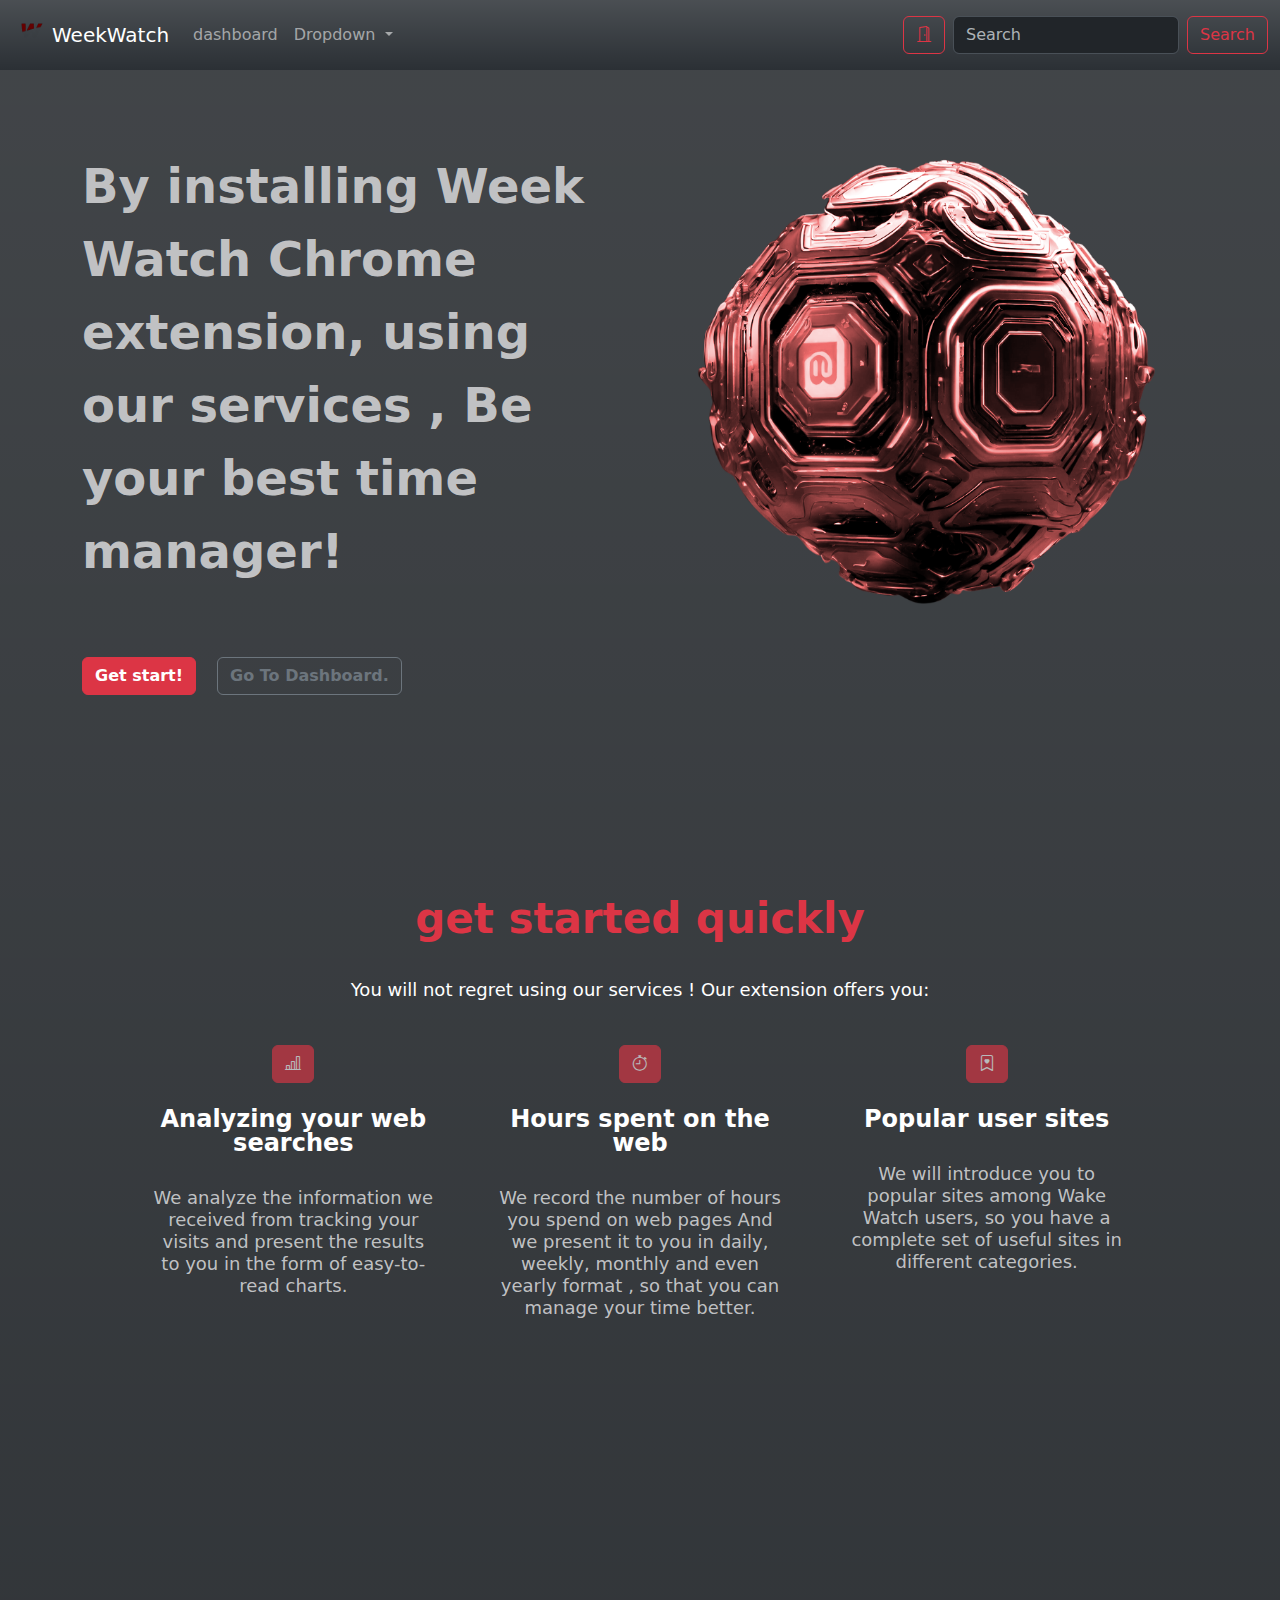
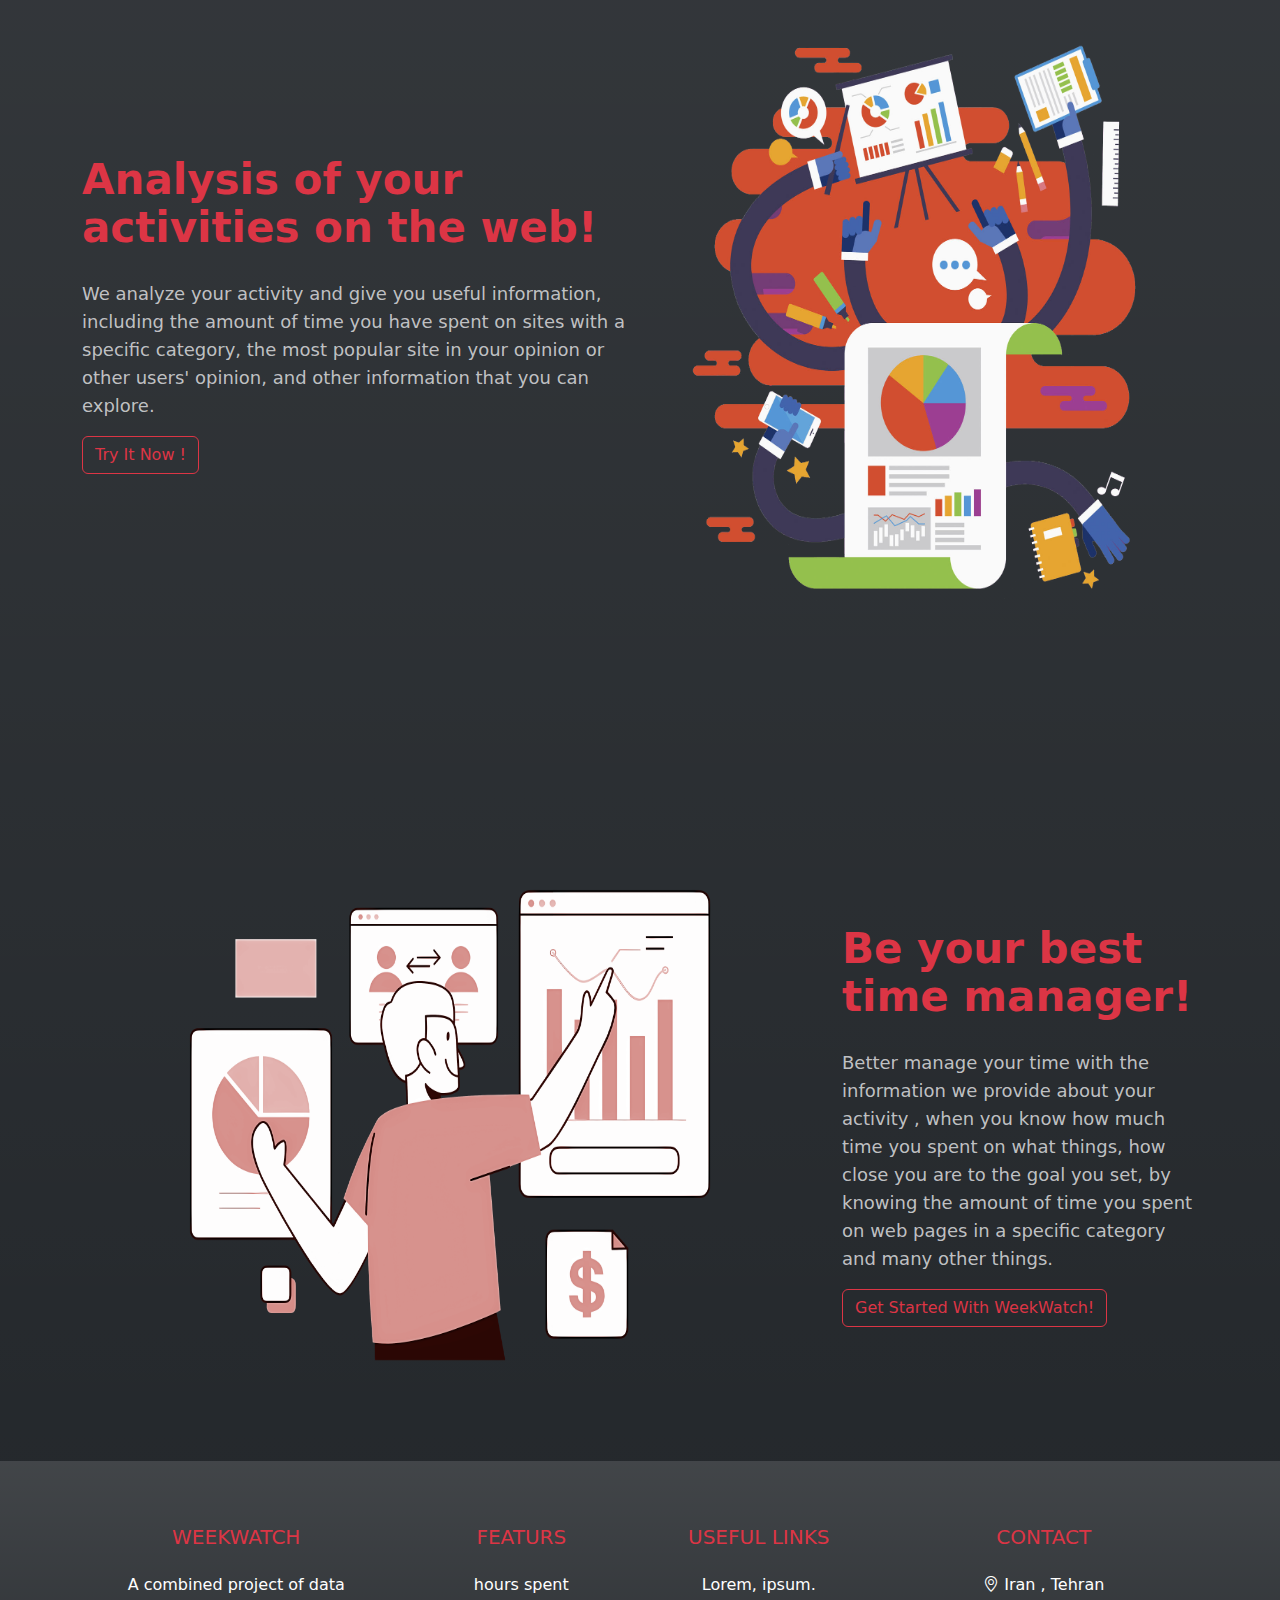
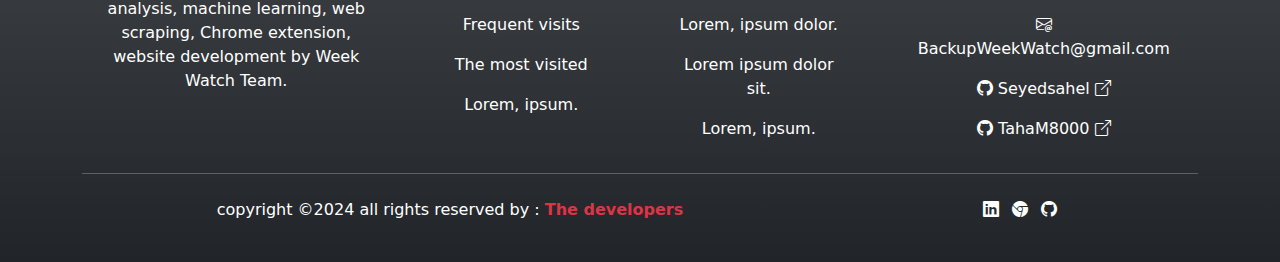
<file: front/index.html>
<!DOCTYPE html>
<html lang="en">

<head>
  <meta charset="utf-8" />
  <meta name="viewport" content="width=device-width, initial-scale=1" />
  <title>week watch</title>
  <link href="https://cdn.jsdelivr.net/npm/bootstrap@5.3.3/dist/css/bootstrap.min.css" rel="stylesheet"
    integrity="sha384-QWTKZyjpPEjISv5WaRU9OFeRpok6YctnYmDr5pNlyT2bRjXh0JMhjY6hW+ALEwIH" crossorigin="anonymous" />
  <link rel="stylesheet" href="assets/css/style.css" />
  <link rel="stylesheet" href="https://cdn.jsdelivr.net/npm/bootstrap-icons@1.11.3/font/bootstrap-icons.min.css" />
</head>

<body class="bg-dark bg-gradient">
  <!-- navbar -->

  <nav class="navbar bg-dark bg-gradient navbar-expand-lg bg-body-tertiary sticky-top" data-bs-theme="dark">
    <div class="container-fluid">
      <img src="assets/logoo.png" alt="WeekWatch" width="40" height="34" />
      <a class="navbar-brand me-10" href="#">WeekWatch</a>
      <button class="navbar-toggler" type="button" data-bs-toggle="collapse" data-bs-target="#navbarSupportedContent"
        aria-controls="navbarSupportedContent" aria-expanded="false" aria-label="Toggle navigation">
        <span class="navbar-toggler-icon"></span>
      </button>
      <div class="collapse navbar-collapse" id="navbarSupportedContent">
        <ul class="navbar-nav me-auto mb-2 mb-lg-0">
          <li class="nav-item">
            <a class="nav-link" href="http://127.0.0.1:5500/dashboard.html">dashboard</a>
          </li>
          <li class="nav-item dropdown">
            <a class="nav-link dropdown-toggle" href="#" role="button" data-bs-toggle="dropdown" aria-expanded="false">
              Dropdown
            </a>
            <ul class="dropdown-menu">
              <li><a class="dropdown-item" href="#">Action</a></li>
              <li><a class="dropdown-item" href="#">Another action</a></li>
              <li>
                <hr class="dropdown-divider" />
              </li>
              <li>
                <a class="dropdown-item" href="#">Something else here</a>
              </li>
            </ul>
          </li>
        </ul>

        <div class="grid gap-0 row-gap-3">
          <div class="p-2 g-col-6">
            <a href="http://127.0.0.1:5500/login-signup.html">
              <button type="button" class="btn btn-outline-danger ms-10">
                <i class="bi bi-door-open"></i>
              </button>
            </a>
          </div>
        </div>
        <form class="d-flex" role="search">
          <input class="form-control me-2" type="search" placeholder="Search" aria-label="Search" />
          <button class="btn btn-outline-danger" type="submit">Search</button>
        </form>
      </div>
    </div>
  </nav>

  <!----hero section----->
  <section class="hero">
    <div class="container">
      <div class="row">
        <div class="col-md-6">
          <div class="text">
            By installing Week Watch Chrome extension, using our services , Be your best time manager!
          </div>
          <div class="buttons">
            <a href="http://127.0.0.1:5500/login-signup.html" class="btn btn-danger">Get start!</a>
            <a href="http://127.0.0.1:5500/dashboard.html" class=" btn btn-outline-secondary ms-3">Go To Dashboard.</a>
          </div>
        </div>
        <div class="col-md-6">
          <img src="assets/hero.png" alt="hero-image" class="img w-100" />
        </div>
      </div>
    </div>
  </section>
  <!----setup----->

  <section class="setup">
    <div class="container">
      <div class="text-header text-center">
        <h3>get started quickly</h3>
        <p>You will not regret using our services ! Our extension offers you:</p>
      </div>
      <div class="items text-center">
        <div class="row">
          <div class="col-md-4">
            <div class="icons">
              <button class="btn btn-danger" disabled="disabled"><i class="bi bi-bar-chart-line"></i></button>
            </div>
            <br>
            <div class="desc">
              <h5>Analyzing your web searches</h5>
              <br>
              <p>We analyze the information we received from tracking your visits and present the results to you in the
                form of easy-to-read charts.</p>
            </div>
          </div>
          <div class="col-md-4">
            <div class="icons">
              <button class="btn btn-danger" disabled="disabled"><i class="bi bi-stopwatch"></i></button>
            </div>
            <br>
            <div class="desc">
              <h5>Hours spent on the web</h5>
              <br>
              <p>We record the number of hours you spend on web pages And we present it to you in daily, weekly, monthly
                and even yearly format , so that you can manage your time better.</p>
            </div>
          </div>
          <div class="col-md-4">
            <div class="icons">
              <button class="btn btn-danger" disabled="disabled"><i class="bi bi-bookmark-heart"></i></button>
            </div>
            <br>
            <div class="desc">
              <h5>Popular user sites</h5>
              <br>
              <p>We will introduce you to popular sites among Wake Watch users, so you have a complete set of useful
                sites in different categories.</p>
            </div>
          </div>
        </div>
      </div>
    </div>
  </section>
  <!----information----->
  <section class="information">
    <div class="container">
      <div class="row info-1">
        <div class="col-md-6">
          <div class="text-information">
            <h5>Analysis of your activities on the web!</h5>
            <p>We analyze your activity and give you useful information, including the amount of time you have spent on
              sites with a specific category, the most popular site in your opinion or other users' opinion, and other
              information that you can explore.</p>
            <a href="http://127.0.0.1:5500/login-signup.html"><button class="btn btn-outline-danger">Try It Now
                !</button></a>
          </div>
        </div>
        <div class="col-md-6">
          <img src="assets/charts.png" alt="charts" class="w-100 h-100">
        </div>
      </div>
      <div class="row info-2">
        <div class="col-md-8">
          <img src="assets/manage.png" alt="manage" class="w-100 h-100">
        </div>
        <div class="col-md-4">
          <div class="text-information">
            <h5>Be your best time manager!</h5>
            <p>Better manage your time with the information we provide about your activity , when you know how much time
              you spent on what things, how close you are to the goal you set, by knowing the amount of time you spent
              on web pages in a specific category and many other things.</p>
            <a href="http://127.0.0.1:5500/login-signup.html"><button class="btn btn-outline-danger">Get Started With
                WeekWatch!</button></a>
          </div>
        </div>
      </div>
    </div>
  </section>

  <!----footer----->
  <footer class="bg-dark bg-gradient text-white pt-5 pb-4">
    <div class="container text-center text-md-left">
      <div class="row text-center text-md-left">
        <div class="col-md-3 col-lg-3 col-xl-3 mx-auto mt-3">
          <h5 class="text-uppercase mb-4 font-weight-bold text-danger">
            WeekWatch
          </h5>
          <p>
            A combined project of data analysis, machine learning, web scraping, Chrome extension, website development
            by Week Watch Team.
          </p>
        </div>
        <div class="col-md-2 col-lg-2 col-xl-2 mx-auto mt-3">
          <h5 class="text-uppercase mb-4 font-weight-bold text-danger">
            Featurs
          </h5>
          <p>
            <a href="#" class="text-white" style="text-decoration: none">hours spent</a>
          </p>
          <p>
            <a href="#" class="text-white" style="text-decoration: none">Frequent visits</a>
          </p>
          <p>
            <a href="#" class="text-white" style="text-decoration: none">The most visited</a>
          </p>
          <p>
            <a href="#" class="text-white" style="text-decoration: none">Lorem, ipsum.</a>
          </p>
        </div>
        <div class="col-md-3 col-lg-2 col-xl-2 mx-auto mt-3">
          <h5 class="text-uppercase mb-4 font-weight-bold text-danger">
            Useful Links
          </h5>
          <p>
            <a href="#" class="text-white" style="text-decoration: none">Lorem, ipsum.</a>
          </p>
          <p>
            <a href="#" class="text-white" style="text-decoration: none">Lorem, ipsum dolor.</a>
          </p>
          <p>
            <a href="#" class="text-white" style="text-decoration: none">Lorem ipsum dolor sit.</a>
          </p>
          <p>
            <a href="#" class="text-white" style="text-decoration: none">Lorem, ipsum.</a>
          </p>
        </div>
        <div class="col-md-4 col-lg-3 col-xl-3 mx-auto mt-3">
          <h5 class="text-uppercase mb-4 font-weight-bold text-danger">
            contact
          </h5>
          <p><i class="bi bi-geo-alt"></i> Iran , Tehran</p>
          <p><i class="bi bi-envelope-at"></i> BackupWeekWatch@gmail.com</p>
          <p>
            <a href="https://github.com/Seyedsahel" class="text-white text-decoration-none"><i class="bi bi-github"></i>
              Seyedsahel
              <i class="bi bi-box-arrow-up-right"></i></a>
          </p>
          <p>
            <a href="https://github.com/TahaM8000" class="text-white text-decoration-none"><i class="bi bi-github"></i>
              TahaM8000
              <i class="bi bi-box-arrow-up-right"></i></a>
          </p>
        </div>
      </div>
      <hr class="mb-4" />
      <div class="row align-items-center">
        <div class="col-md-7 col-lg-8">
          <p>
            copyright ©2024 all rights reserved by :
            <a href="#" class="text-decoration-none">
              <strong class="text-danger">The developers</strong></a>
          </p>
        </div>
        <div class="col-md-5 col-lg-4">
          <div class="text-center text-md-right">
            <ul class="list-unstyled list-inline">
              <li class="list-inline-item">
                <a href="#" class="btn-floating btn-sm text-white" style="font: size 23px"><i
                    class="bi bi-linkedin"></i></a>
              </li>
              <li class="list-inline-item">
                <a href="#" class="btn-floating btn-sm text-white" style="font: size 23px"><i
                    class="bi bi-browser-chrome"></i></a>
              </li>
              <li class="list-inline-item">
                <a href="#" class="btn-floating btn-sm text-white" style="font: size 23px"><i
                    class="bi bi-github"></i></a>
              </li>
            </ul>
          </div>
        </div>
      </div>
    </div>
  </footer>

  <script src="https://cdn.jsdelivr.net/npm/bootstrap@5.3.3/dist/js/bootstrap.bundle.min.js"
    integrity="sha384-YvpcrYf0tY3lHB60NNkmXc5s9fDVZLESaAA55NDzOxhy9GkcIdslK1eN7N6jIeHz"
    crossorigin="anonymous"></script>
</body>

</html>
</file>
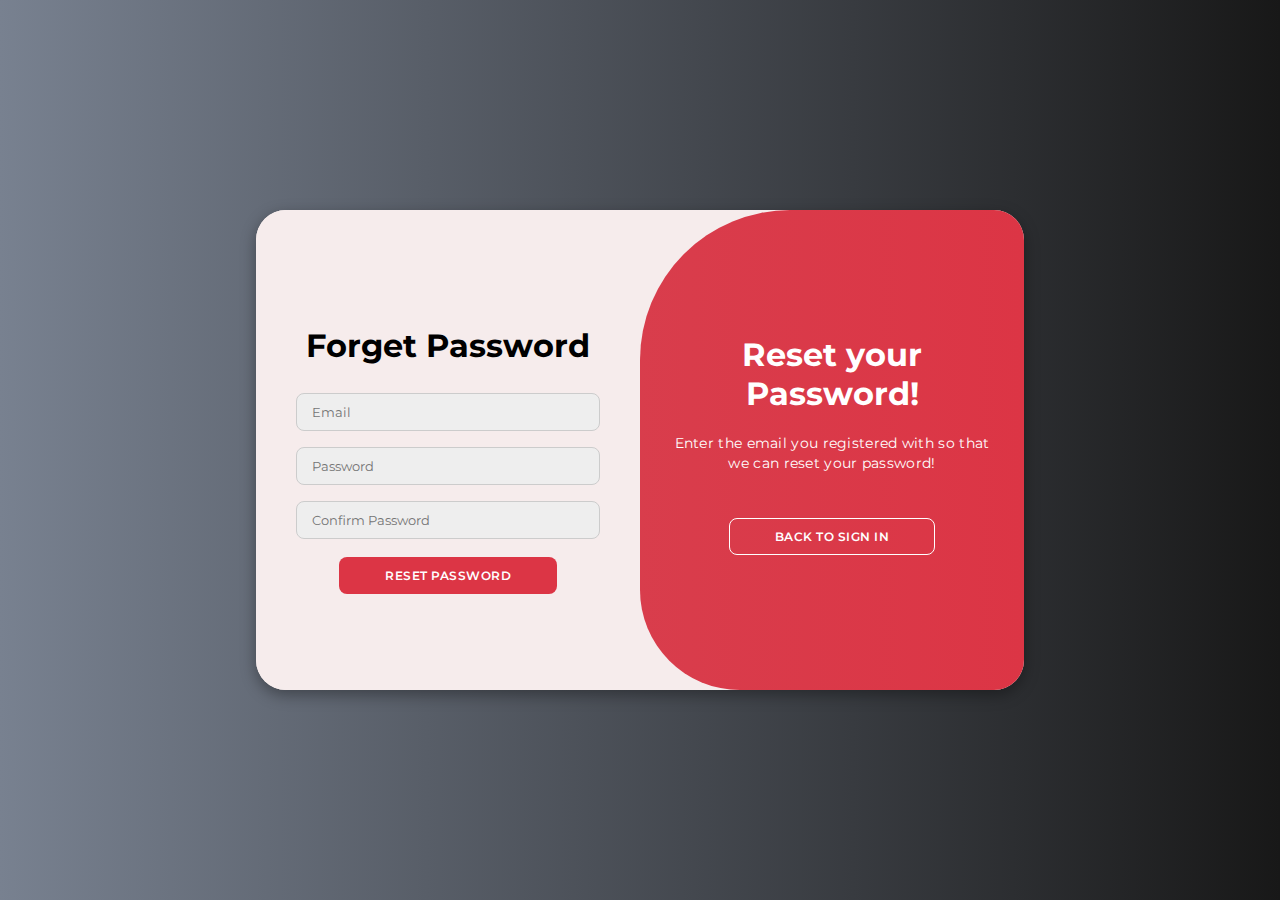
<file: front/forgot-pass.html>
<!DOCTYPE html>
<html lang="en">
  <head>
    <meta charset="UTF-8" />
    <meta name="viewport" content="width=device-width, initial-scale=1.0" />
    <link rel="stylesheet" href="assets/css/login-signup.css" />
    <title>Forget-Password | WeekWatch</title>
  </head>

  <body>
    <div class="container" id="container">
      <div class="form-container sign-in">
        <form>
          <div class="header">
            <h1>Forget Password</h1>
          </div>

          <input type="email" placeholder="Email" />
          <input type="password" placeholder="Password" />
          <input type="password" placeholder="Confirm Password" />
          <button>Reset Password</button>
        </form>
      </div>
      <div class="toggle-container">
        <div class="toggle">
          <div class="toggle-panel toggle-right">
            <h1>Reset your Password!</h1>
            <p>
              Enter the email you registered with so that we can reset your
              password!
            </p>
            <a href="http://127.0.0.1:5500/login-signup.html"><button class="hidden">Back to Sign in</button></a>
            
          </div>
        </div>
      </div>
    </div>
  </body>
</html>
</file>
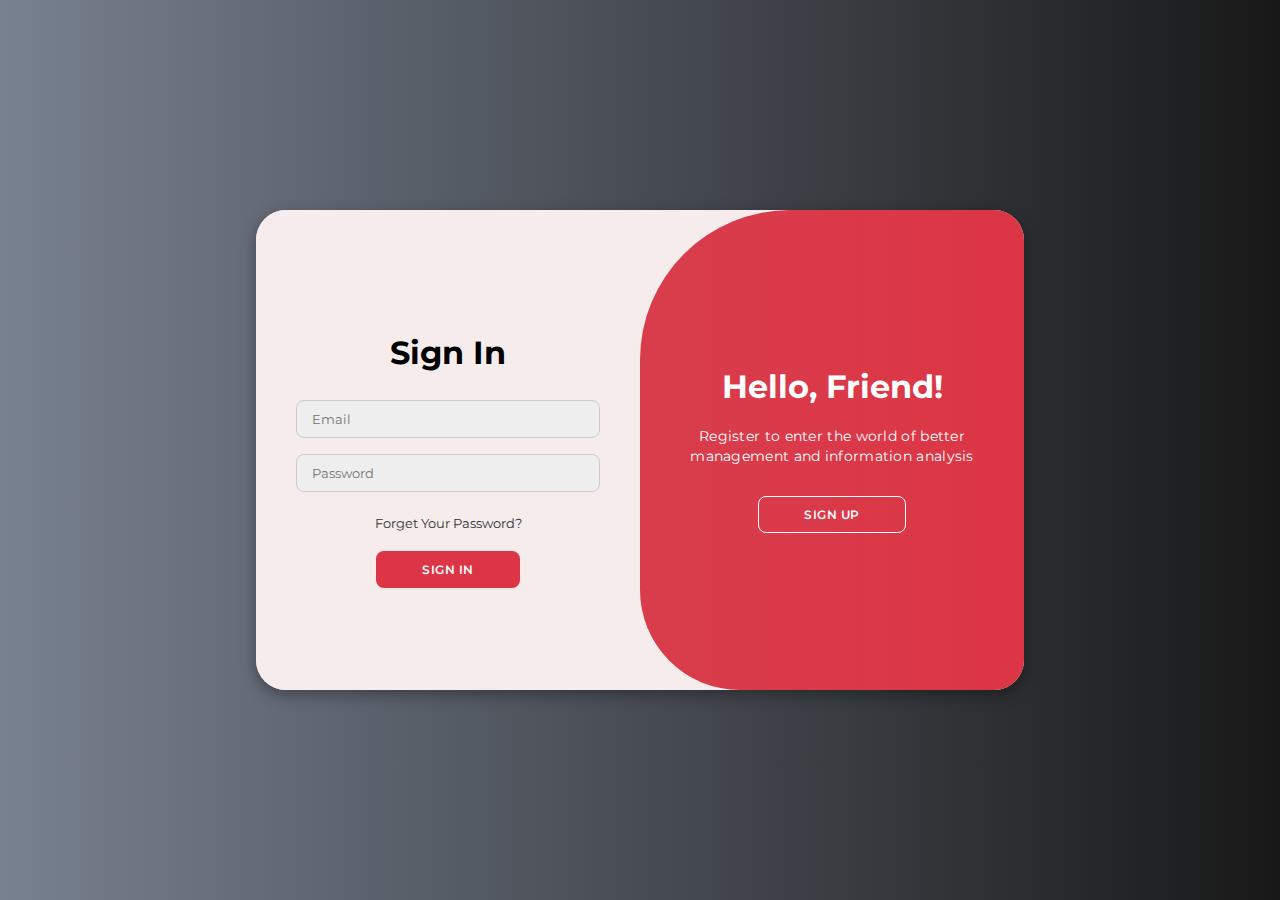
<file: front/login-signup.html>
<!DOCTYPE html>
<html lang="en">

<head>
    <meta charset="UTF-8">
    <meta name="viewport" content="width=device-width, initial-scale=1.0">
    <link rel="stylesheet" href="assets/css/login-signup.css">
    <title>Signin-Signup | WeekWatch</title>
</head>

<body>

    <div class="container" id="container">
        <div class="form-container sign-up">
            <form>
                <div class="header">
                    <h1>Create Account</h1>
                </div>
                <input type="text" placeholder="Name">
                <input type="email" placeholder="Email">
                <input type="password" placeholder="Password">
                <button>Sign Up</button>
            </form>
        </div>
        <div class="form-container sign-in">
            <form>
                <div class="header">
                    <h1>Sign In</h1>
                </div>
                
                <input type="email" placeholder="Email">
                <input type="password" placeholder="Password">
                <a href="http://127.0.0.1:5500/forgot-pass.html">Forget Your Password?</a>
                <button>Sign In</button>
            </form>
        </div>
        <div class="toggle-container">
            <div class="toggle">
                <div class="toggle-panel toggle-left">
                    <h1>Welcome Back!</h1>
                    <p>Come and check the interesting results of your data analysis</p>
                    <button class="hidden" id="login">Sign In</button>
                </div>
                <div class="toggle-panel toggle-right">
                    <h1>Hello, Friend!</h1>
                    <p>Register to enter the world of better management and information analysis</p>
                    <button class="hidden" id="register">Sign Up</button>
                </div>
            </div>
        </div>
    </div>

    <script src="assets/js/login-signup.js"></script>
</body>

</html>
</file>
<file: front/assets/css/style.css>
:root {
--primary: #3155e7;
--primary-dark: #2345t55;
--black:#010101;
--gray-1: #788190;
--gray-2:#c9caccf5;
--white:#ffffff;
--denger:#dc3545;
}

section.hero{
    padding: 80px 0;
}
section.hero .text{
    font-weight: 800;
    font-size: 48px;
    line-height: 73px;
    color: var(--gray-2);
}

.buttons{
    padding-top: 69px;
}

.buttons .btn{
    font-size: 16px;
    font-weight: bold;
    line-height: 24px;
}


section.setup{
    padding: 90px;
    margin: 30px;
}

section.setup .text-header h3{
    font-size: 42px;
    font-weight: 700;
    line-height: 48px;
    color: var(--denger);
}

section.setup .text-header p{
    font-size: 18px;
    font-weight: 400;
    line-height: 24px;
    color: var(--white);
    padding: 27px 0;
}

section.setup h5{
    font-size: 24px;
    font-weight: 700;
    line-height: 24px;
    color: var(--white);
    padding-bottom: 18px 0;
}

section.setup .desc p{
    font-size: 18px;
    font-weight: 400;
    line-height: 22px;
    color: var(--gray-2);
    max-width: 284px;
    margin: 0 auto;
}

section.information .text-information {
    padding: 134px 0;
}
section.information h5{
    font-size: 42px;
    font-weight: 700;
    line-height: 48px;
    color: var(--denger);
}

section.information p{
    font-size: 18px;
    font-weight: 300;
    line-height: 28px;
    color: var(--gray-2);
    padding-top: 20px;   
}

section.information .info-1{
    padding: 183px 0;
}
</file>
<file: front/assets/css/login-signup.css>
@import url('https://fonts.googleapis.com/css2?family=Montserrat:wght@300;400;500;600;700&display=swap');

*{
    margin: 0;
    padding: 0;
    box-sizing: border-box;
    font-family: 'Montserrat', sans-serif;
}

body{
    background-color: #717171f5;
    background: linear-gradient(to right, #788190,#181818);
    display: flex;
    align-items: center;
    justify-content: center;
    flex-direction: column;
    height: 100vh;
}

.container{
    background-color: #f6ecec;
    border-radius: 30px;
    box-shadow: 0 5px 15px rgba(0, 0, 0, 0.35);
    position: relative;
    overflow: hidden;
    width: 768px;
    max-width: 100%;
    min-height: 480px;
}

.container p{
    font-size: 14px;
    line-height: 20px;
    letter-spacing: 0.3px;
    margin: 20px 0;
}

.container span{
    font-size: 12px;
}

.container a{
    color: #333;
    font-size: 13px;
    text-decoration: none;
    margin: 15px 0 10px;
}

.container button{
    background-color: #dc3545;
    color: #fff;
    font-size: 12px;
    padding: 10px 45px;
    border: 1px solid transparent;
    border-radius: 8px;
    font-weight: 600;
    letter-spacing: 0.5px;
    text-transform: uppercase;
    margin-top: 10px;
    cursor: pointer;
}

.container button.hidden{
    background-color: transparent;
    border-color: #fff;
}

.container form{
    background-color: #f6ecec;
    display: flex;
    align-items: center;
    justify-content: center;
    flex-direction: column;
    padding: 0 40px;
    height: 100%;
}

.container input{
    background-color: #eee;
    border: 1px solid #ccc;
    border-radius: 20%;
    margin: 8px 0;
    padding: 10px 15px;
    font-size: 13px;
    border-radius: 8px;
    width: 100%;
    outline: none;
}

.form-container{
    position: absolute;
    top: 0;
    height: 100%;
    transition: all 0.6s ease-in-out;
}

.sign-in{
    left: 0;
    width: 50%;
    z-index: 2;
}

.container.active .sign-in{
    transform: translateX(100%);
}

.sign-up{
    left: 0;
    width: 50%;
    opacity: 0;
    z-index: 1;
}

.container.active .sign-up{
    transform: translateX(100%);
    opacity: 1;
    z-index: 5;
    animation: move 0.6s;
}

@keyframes move{
    0%, 49.99%{
        opacity: 0;
        z-index: 1;
    }
    50%, 100%{
        opacity: 1;
        z-index: 5;
    }
}

.header{
    margin: 20px 0;
}



.toggle-container{
    position: absolute;
    top: 0;
    left: 50%;
    width: 50%;
    height: 100%;
    overflow: hidden;
    transition: all 0.6s ease-in-out;
    border-radius: 150px 0 0 100px;
    z-index: 1000;
}

.container.active .toggle-container{
    transform: translateX(-100%);
    border-radius: 0 150px 100px 0;
}

.toggle{
    background-color: #dc3545;
    height: 100%;
    background: linear-gradient(to right, #d54553, #dc3545);
    color: #fff;
    position: relative;
    left: -100%;
    height: 100%;
    width: 200%;
    transform: translateX(0);
    transition: all 0.6s ease-in-out;
}

.container.active .toggle{
    transform: translateX(50%);
}

.toggle-panel{
    position: absolute;
    width: 50%;
    height: 100%;
    display: flex;
    align-items: center;
    justify-content: center;
    flex-direction: column;
    padding: 0 30px;
    text-align: center;
    top: 0;
    transform: translateX(0);
    transition: all 0.6s ease-in-out;
}

.toggle-left{
    transform: translateX(-200%);
}

.container.active .toggle-left{
    transform: translateX(0);
}

.toggle-right{
    right: 0;
    transform: translateX(0);
}

.container.active .toggle-right{
    transform: translateX(200%);
}
</file>
